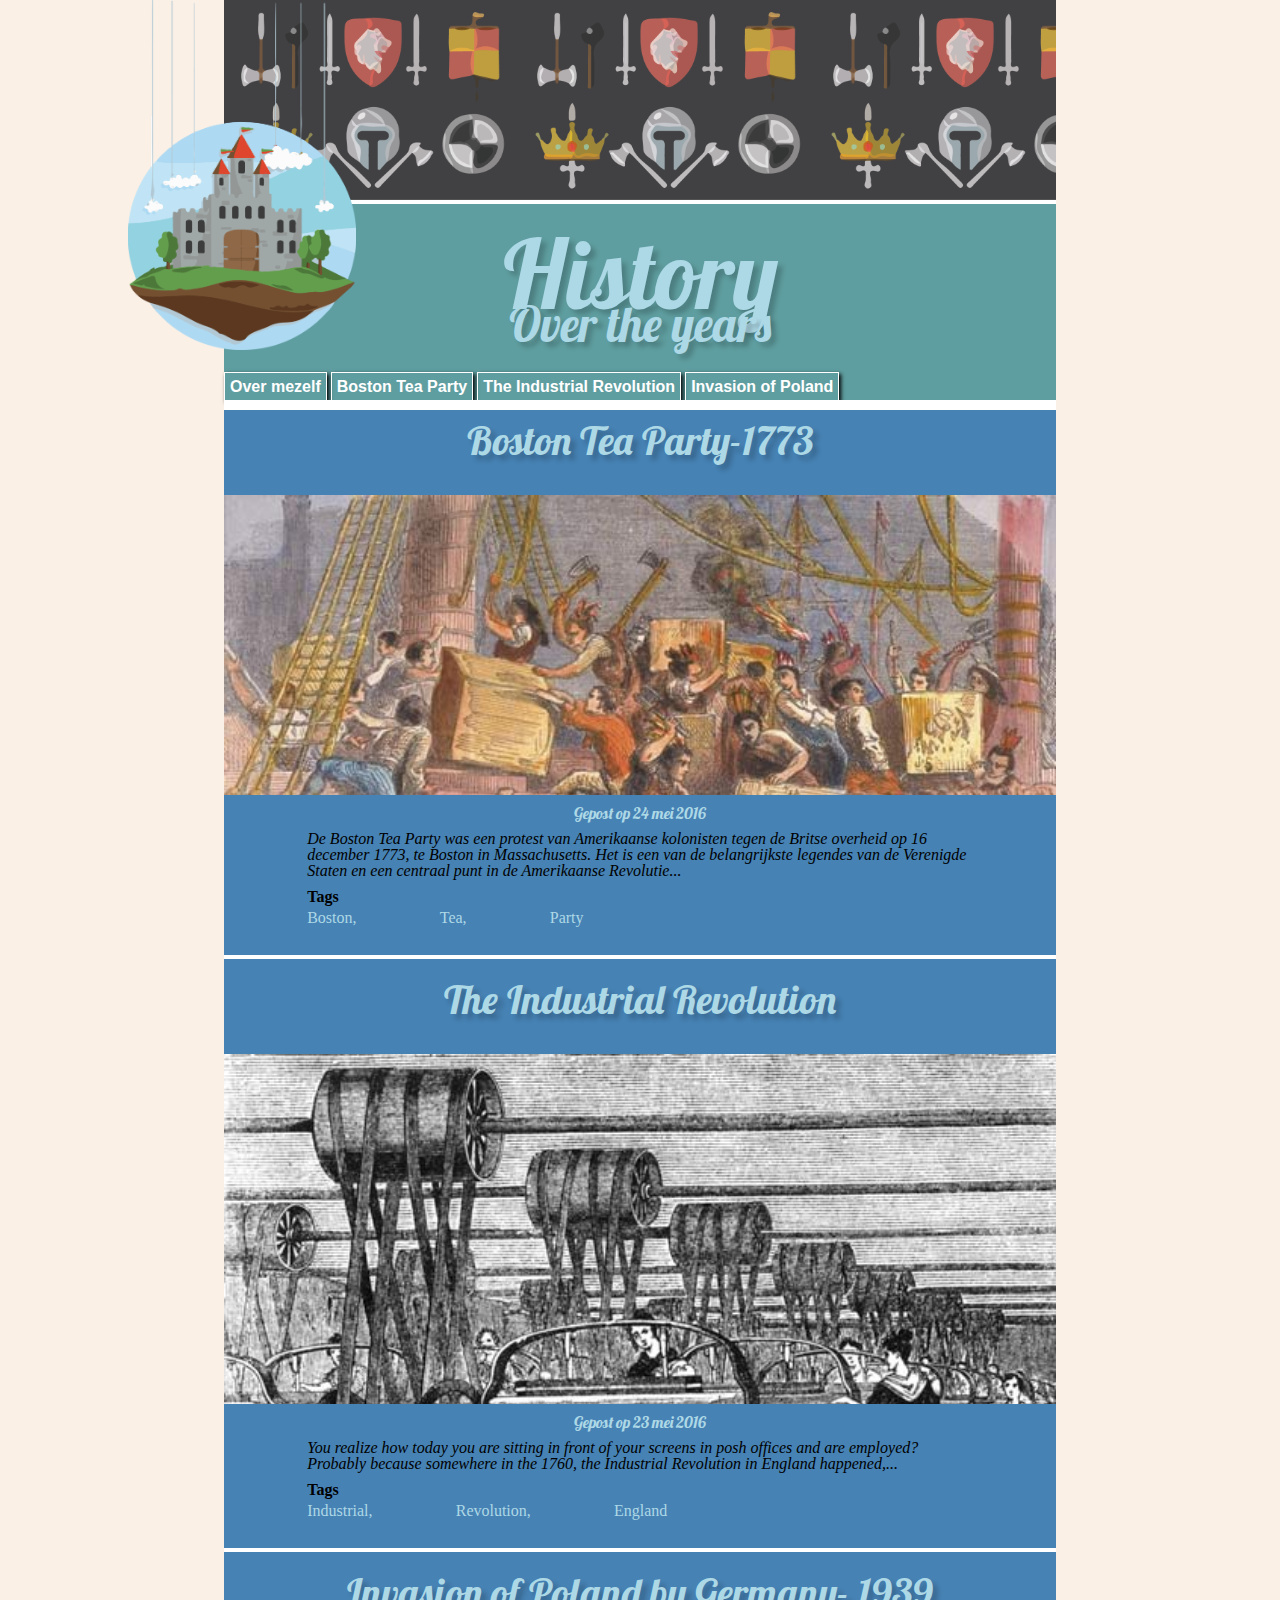
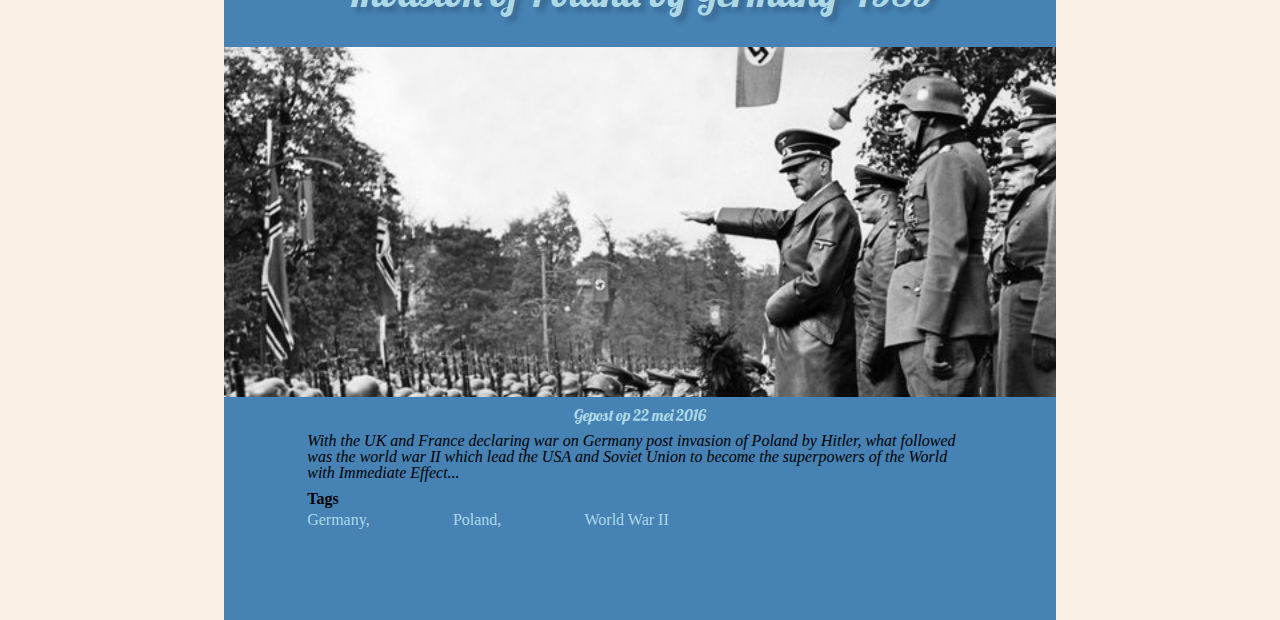
<file: index.html>
<!doctype html>
<html>
	<head>
		<title>History over the years</title>
		<link rel="stylesheet" type="text/css" href="reset.css">
		<link rel="stylesheet" type="text/css" href="home.css">
		<meta charset="utf-8">
		<link href='https://fonts.googleapis.com/css?family=Lobster' rel='stylesheet' type='text/css'>
	</head>
	<body>
    <!-- Hier komt je html-code -->
			<div class="kop"></div>

			<div class="header">
				<h1>History</h1>
				<h2>Over the years</h2>
				<hr class="hr1">
				<div class="nav">
					<a class="buttons" href="mezelf.html">Over mezelf</a>
					<a class="buttons" href="pagina1.html">Boston Tea Party</a>
					<a class="buttons" href="pagina2.html">The Industrial Revolution</a>
					<a class="buttons" href="pagina3.html">Invasion of Poland</a>
				</div>
			</div>

			<a href="index.html"><div class="kasteel"></div></a>

			<div class="hr2"></div>
			<div class="midden">
				<h3 class="post1">Boston Tea Party-1773</h3>
				<a href="pagina1.html"><div class="boston"></div></a>
				<h4>
					Gepost op 24 mei 2016
				</h4>
				<p>
					De Boston Tea Party was een protest van Amerikaanse kolonisten tegen de Britse overheid op 16 december 1773, te Boston in Massachusetts. Het is een van de belangrijkste legendes van de Verenigde Staten en een centraal punt in de Amerikaanse Revolutie...
				</p>
				<h5>Tags</h5><a class="tag" href="#">Boston,</a><a class="tag" href="#">Tea,</a><a class="tag" href="#">Party</a>

				<hr class="hr3">
				<h3 class="tir">The Industrial Revolution</h3>
				<a href="pagina2.html"><div class="ir"></div></a>
				<h4>
					Gepost op 23 mei 2016
				</h4>
				<p>
					You realize how today you are sitting in front of your screens in posh offices and are employed? Probably because somewhere in the 1760, the Industrial Revolution in England happened,...
				</p>
				<h5>Tags</h5><a class="tag" href="#">Industrial,</a><a class="tag" href="#">Revolution,</a><a class="tag" href="#">England</a>

				<hr class="hr3">
				<h3 class="tir">Invasion of Poland by Germany- 1939</h3>
				<a href="pagina3.html"><div class="hitler"></div></a>
				<h4>
					Gepost op 22 mei 2016
				</h4>
				<p>
 					With the UK and France declaring war on Germany post invasion of Poland by Hitler, what followed was the world war II which lead the USA and Soviet Union to become the superpowers of the World with Immediate Effect...
				</p>
				<h5>Tags</h5><a class="tag" href="#">Germany,</a><a class="tag" href="#">Poland,</a><a class="tag" href="#">World War II</a>
			</div>

		<script src="template.js"></script>
	</body>
</html>
</file>
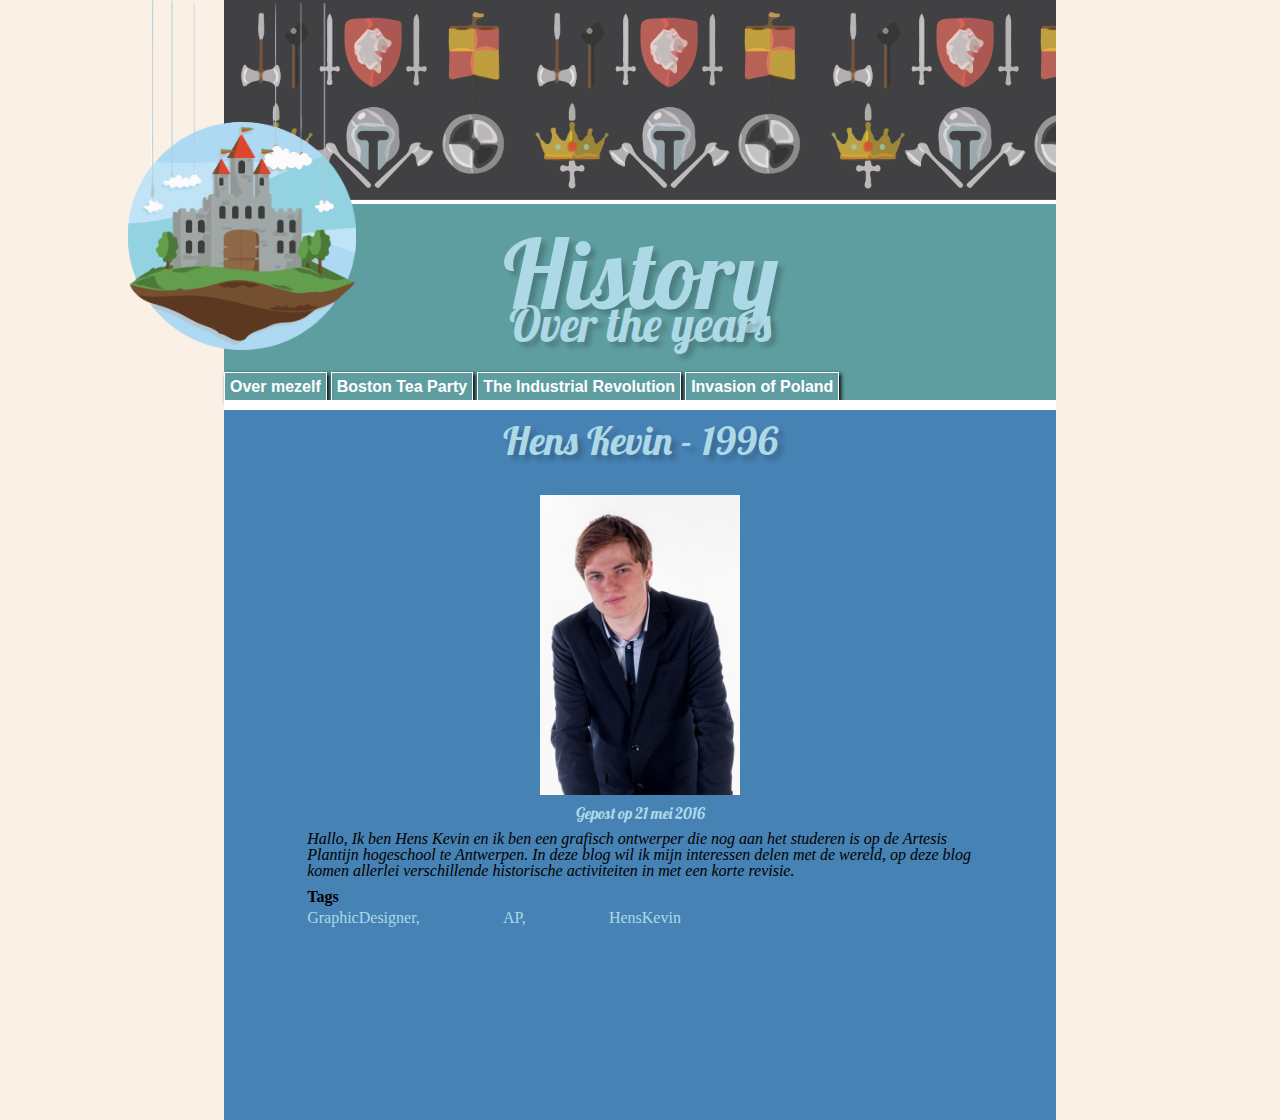
<file: mezelf.html>
<!doctype html>
<html>
	<head>
		<title>History over the years</title>
		<link rel="stylesheet" type="text/css" href="reset.css">
		<link rel="stylesheet" type="text/css" href="mezelf.css">
		<meta charset="utf-8">
		<link href='https://fonts.googleapis.com/css?family=Lobster' rel='stylesheet' type='text/css'>
	</head>
	<body>
    <!-- Hier komt je html-code -->
			<div class="kop"></div>

			<div class="header">
				<h1>History</h1>
				<h2>Over the years</h2>
				<hr class="hr1">
				<div class="nav">
					<a class="buttons" href="mezelf.html">Over mezelf</a>
					<a class="buttons" href="pagina1.html">Boston Tea Party</a>
					<a class="buttons" href="pagina2.html">The Industrial Revolution</a>
					<a class="buttons" href="pagina3.html">Invasion of Poland</a>
				</div>
			</div>

			<a href="index.html"><div class="kasteel"></div></a>

			<div class="hr2"></div>
			<div class="midden">
				<h3 class="post1">Hens Kevin - 1996</h3>
				<a href="#"><div class="mezelf"></div></a>
				<h4>
					Gepost op 21 mei 2016
				</h4>
				<p>
					Hallo, Ik ben Hens Kevin en ik ben een grafisch ontwerper die nog aan het studeren is op de Artesis Plantijn hogeschool te Antwerpen. In deze blog wil ik mijn interessen delen met de wereld, op deze blog komen allerlei verschillende historische activiteiten in met een korte revisie.
				</p>
				<h5>Tags</h5><a class="tag" href="#">GraphicDesigner,</a><a class="tag" href="#">AP,</a><a class="tag" href="#">HensKevin</a>
			</div>

		<script src="template.js"></script>
	</body>
</html>
</file>
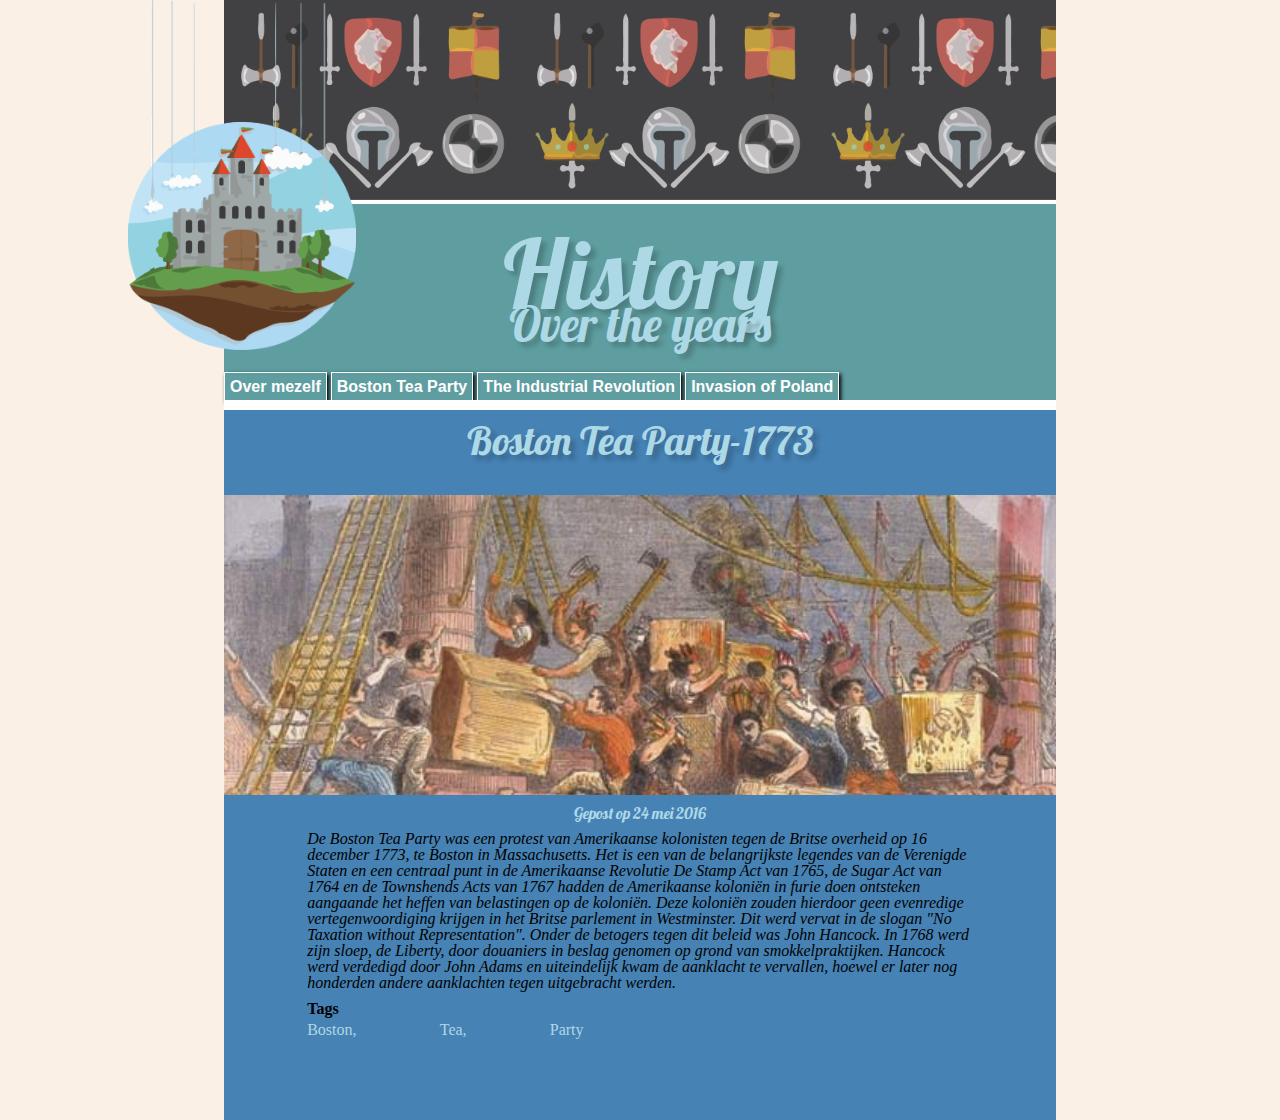
<file: pagina1.html>
<!doctype html>
<html>
	<head>
		<title>History over the years</title>
		<link rel="stylesheet" type="text/css" href="reset.css">
		<link rel="stylesheet" type="text/css" href="pagina1.css">
		<meta charset="utf-8">
		<link href='https://fonts.googleapis.com/css?family=Lobster' rel='stylesheet' type='text/css'>
	</head>
	<body>
    <!-- Hier komt je html-code -->
			<div class="kop"></div>

			<div class="header">
				<h1>History</h1>
				<h2>Over the years</h2>
				<hr class="hr1">
				<div class="nav">
					<a class="buttons" href="mezelf.html">Over mezelf</a>
					<a class="buttons" href="pagina1.html">Boston Tea Party</a>
					<a class="buttons" href="pagina2.html">The Industrial Revolution</a>
					<a class="buttons" href="pagina3.html">Invasion of Poland</a>
				</div>
			</div>

			<a href="index.html"><div class="kasteel"></div></a>

			<div class="hr2"></div>
			<div class="midden">
				<h3 class="post1">Boston Tea Party-1773</h3>
				<a href="pagina1.html"><div class="boston"></div></a>
				<h4>
					Gepost op 24 mei 2016
				</h4>
				<p>
					De Boston Tea Party was een protest van Amerikaanse kolonisten tegen de Britse overheid op 16 december 1773, te Boston in Massachusetts. Het is een van de belangrijkste legendes van de Verenigde Staten en een centraal punt in de Amerikaanse Revolutie De Stamp Act van 1765, de Sugar Act van 1764 en de Townshends Acts van 1767 hadden de Amerikaanse koloniën in furie doen ontsteken aangaande het heffen van belastingen op de koloniën. Deze koloniën zouden hierdoor geen evenredige vertegenwoordiging krijgen in het Britse parlement in Westminster. Dit werd vervat in de slogan "No Taxation without Representation". Onder de betogers tegen dit beleid was John Hancock. In 1768 werd zijn sloep, de Liberty, door douaniers in beslag genomen op grond van smokkelpraktijken. Hancock werd verdedigd door John Adams en uiteindelijk kwam de aanklacht te vervallen, hoewel er later nog honderden andere aanklachten tegen uitgebracht werden.
				</p>
				<h5>Tags</h5><a class="tag" href="#">Boston,</a><a class="tag" href="#">Tea,</a><a class="tag" href="#">Party</a>
			</div>

		<script src="template.js"></script>
	</body>
</html>
</file>
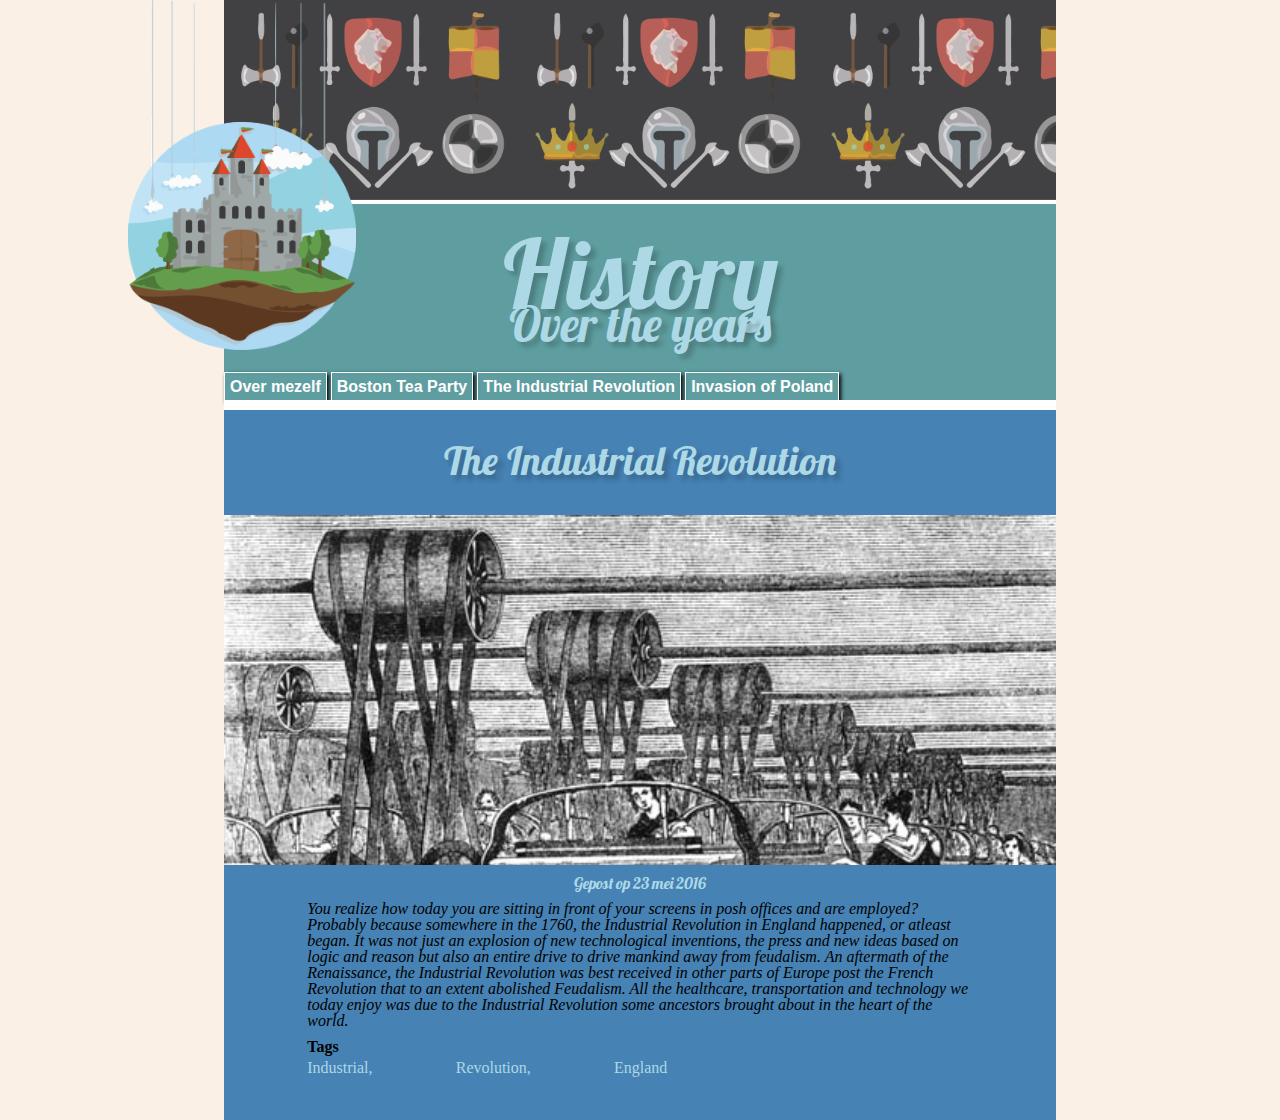
<file: pagina2.html>
<!doctype html>
<html>
	<head>
		<title>History over the years</title>
		<link rel="stylesheet" type="text/css" href="reset.css">
		<link rel="stylesheet" type="text/css" href="pagina2.css">
		<meta charset="utf-8">
		<link href='https://fonts.googleapis.com/css?family=Lobster' rel='stylesheet' type='text/css'>
	</head>
	<body>
    <!-- Hier komt je html-code -->
			<div class="kop"></div>

			<div class="header">
				<h1>History</h1>
				<h2>Over the years</h2>
				<hr class="hr1">
				<div class="nav">
					<a class="buttons" href="mezelf.html">Over mezelf</a>
					<a class="buttons" href="pagina1.html">Boston Tea Party</a>
					<a class="buttons" href="pagina2.html">The Industrial Revolution</a>
					<a class="buttons" href="pagina3.html">Invasion of Poland</a>
				</div>
			</div>

			<a href="index.html"><div class="kasteel"></div></a>

			<div class="hr2"></div>
			<div class="midden">
				<h3 class="tir">The Industrial Revolution</h3>
				<a href="pagina2.html"><div class="ir"></div></a>
				<h4>
					Gepost op 23 mei 2016
				</h4>
				<p>
					You realize how today you are sitting in front of your screens in posh offices and are employed? Probably because somewhere in the 1760, the Industrial Revolution in England happened, or atleast began. It was not just an explosion of new technological inventions, the press and new ideas based on logic and reason but also an entire drive to drive mankind away from feudalism. An aftermath of the Renaissance, the Industrial Revolution was best received in other parts of Europe post the French Revolution that to an extent abolished Feudalism. All the healthcare, transportation and technology we today enjoy was due to the Industrial Revolution some ancestors brought about in the heart of the world.
				</p>
				<h5>Tags</h5><a class="tag" href="#">Industrial,</a><a class="tag" href="#">Revolution,</a><a class="tag" href="#">England</a>
			</div>

		<script src="template.js"></script>
	</body>
</html>
</file>
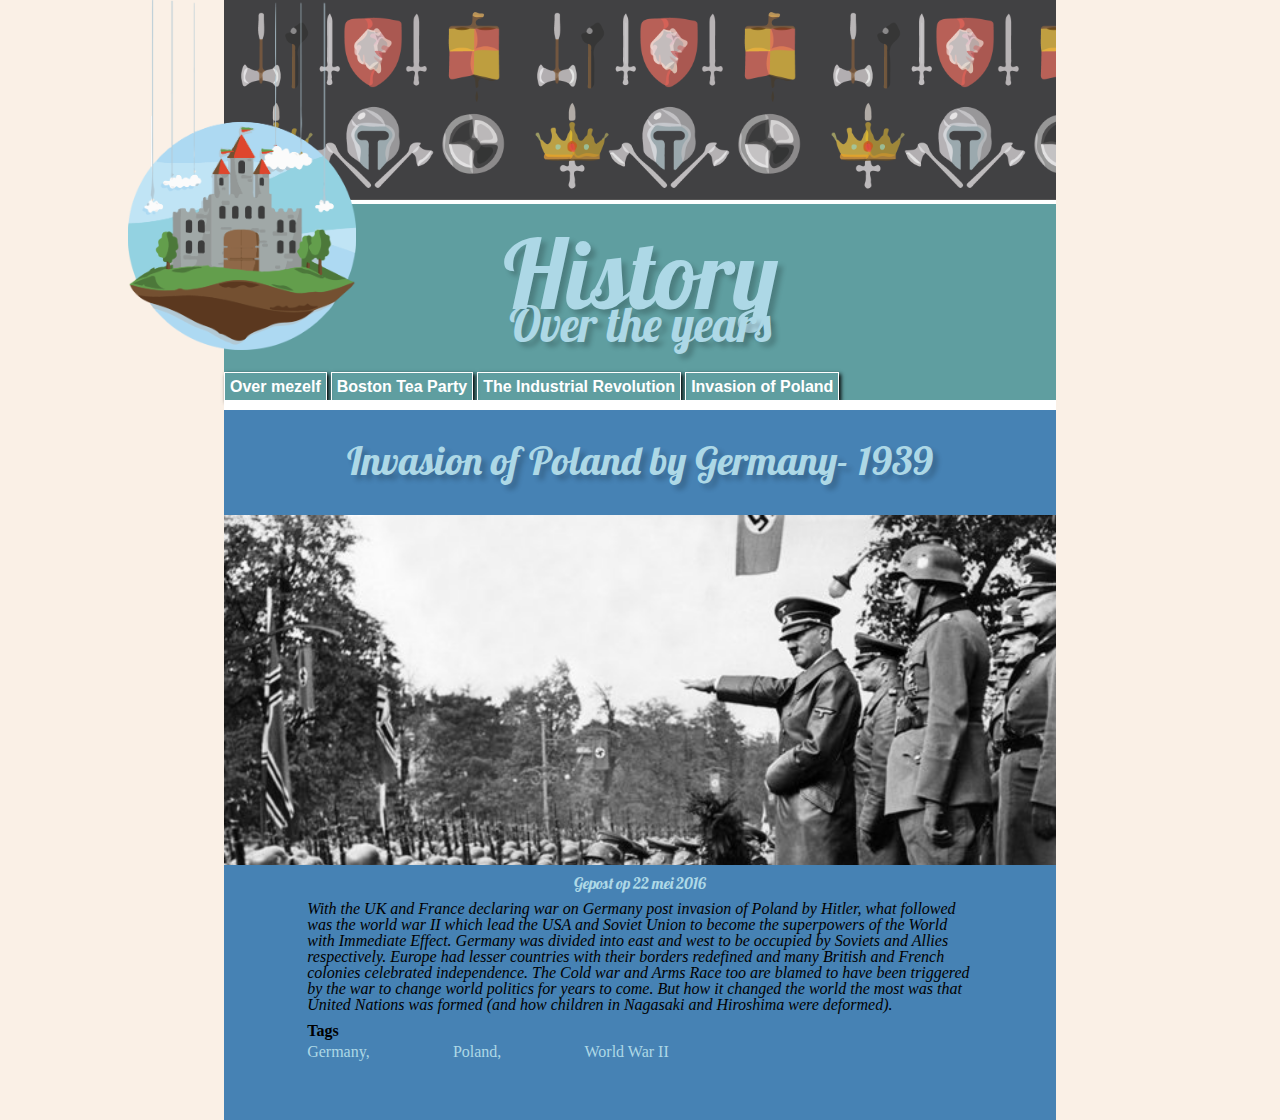
<file: pagina3.html>
<!doctype html>
<html>
	<head>
		<title>History over the years</title>
		<link rel="stylesheet" type="text/css" href="reset.css">
		<link rel="stylesheet" type="text/css" href="pagina3.css">
		<meta charset="utf-8">
		<link href='https://fonts.googleapis.com/css?family=Lobster' rel='stylesheet' type='text/css'>
	</head>
	<body>
    <!-- Hier komt je html-code -->
			<div class="kop"></div>

			<div class="header">
				<h1>History</h1>
				<h2>Over the years</h2>
				<hr class="hr1">
				<div class="nav">
					<a class="buttons" href="mezelf.html">Over mezelf</a>
					<a class="buttons" href="pagina1.html">Boston Tea Party</a>
					<a class="buttons" href="pagina2.html">The Industrial Revolution</a>
					<a class="buttons" href="pagina3.html">Invasion of Poland</a>
				</div>
			</div>

			<a href="index.html"><div class="kasteel"></div></a>

			<div class="hr2"></div>
			<div class="midden">
				<h3 class="tir">Invasion of Poland by Germany- 1939</h3>
				<a href="pagina3.html"><div class="hitler"></div></a>
				<h4>
					Gepost op 22 mei 2016
				</h4>
				<p>
 					With the UK and France declaring war on Germany post invasion of Poland by Hitler, what followed was the world war II which lead the USA and Soviet Union to become the superpowers of the World with Immediate Effect. Germany was divided into east and west to be occupied by Soviets and Allies respectively. Europe had lesser countries with their borders redefined and many British and French colonies celebrated independence. The Cold war and Arms Race too are blamed to have been triggered by the war to change world politics for years to come. But how it changed the world the most was that United Nations was formed (and how children in Nagasaki and Hiroshima were deformed).
				</p>
				<h5>Tags</h5><a class="tag" href="#">Germany,</a><a class="tag" href="#">Poland,</a><a class="tag" href="#">World War II</a>
			</div>

		<script src="template.js"></script>
	</body>
</html>
</file>
<file: home.css>
body{
  background-color: linen;
}

.kasteel{
  background-image: url(kasteel.png);
  background-size: contain;
  background-repeat: no-repeat;
  margin-left: 10%;
  width: 250px;
  height: 350px;
  margin-top: -400px;
  z-index: 30;
  animation: kasteeltje 5s linear infinite;
}

@media (max-width: 1000px){
  .nav{
    display: none;
  }
}

@keyframes kasteeltje{
  50%{
    transform: scale(1.08);
  }
}

@media (max-width: 800px){
  .kasteel{
    display: none;
  }
}

.kop{
  width: 65%;
  height: 200px;
  background-image: url(wapens.png);
  background-size: contain;
  margin-left: auto;
  margin-right: auto;
}

.header{
  width: 65%;
  height: 200px;
  background-color: cadetblue;
  margin-left: auto;
  margin-right: auto;
}

h1{
  font-size: 4.6em;
  width: 100%;
  height: 75px;
  text-align: center;
  color: lightblue;
  padding-top: 25px;
  font-family: 'Lobster', cursive;
  text-shadow: 5px 5px 5px rgba(0, 0, 0, 0.2);
}

h2{
  font-size: 2.0em;
  color: lightblue;
  text-align: center;
  width: 100%;
  height: 50px;
  font-family: 'Lobster', cursive;
  text-shadow: 5px 5px 5px rgba(0, 0, 0, 0.2);
}

@media (min-width: 1000px){
  h1{
    font-size: 6em;
  }

  h2{
    font-size: 3em;
  }
}

.hr1{
  color: white;
  margin-top: -150px;
  border: 2px solid white;
}

.nav{
  margin-top: 175px;
}

.buttons{
  color: white;
  text-decoration: none;
  font-family: sans-serif;
  font-weight: bold;
  padding: 5px;
  border: 1px solid white;
  box-shadow: 2px 2px 4px black;
}

.buttons:hover{
  background-color: white;
  color: black;
}


.midden{
  width: 65%;
  height: 2000px;
  margin: -10px auto;
  padding-top: 20px;
  background-color: steelblue;
}

@media (min-width: 300px){
  .midden{
    height: 2100px;
  }
}

@media (min-width: 400px){
  .midden{
    height: 2000px;
  }
}

@media (min-width: 500px){
  .midden{
    height: 2000px;
  }
}

@media (min-width: 600px){
  .midden{
    height: 2000px;
  }
}

@media (min-width: 800px){
  .midden{
    height: 1900px;
  }
}

@media (min-width: 1000px){
  .midden{
    height: 1800px;
  }
}

@media (min-width: 1600px){
  .midden{
    height: 1700px;
  }
}

.hr2{
  color: white;
  border-top: 10px solid white;
  margin-top: 50px;
  margin-left: auto;
  margin-right: auto;
  width: 65%;
  position: relative;
}

.boston{
  height: 300px;
  margin: 0px auto;
  background-image: url(boston.jpg);
  background-size: cover;
  background-repeat: no-repeat;
  display: block;
}

.boston:hover,.ir:hover,.hitler:hover{
  width: 105%;
  margin-left: -2.5%;
  box-shadow: 0px 0px 10px black;
}

h3{
  font-size: 2.5em;
  height: 75px;
  text-align: center;
  color: lightblue;
  font-family: 'Lobster', cursive;
  text-shadow: 5px 5px 5px rgba(0, 0, 0, 0.2);
}

h4{
  width: 60%;
  margin: 0px auto;
  text-align: center;
  font-family: 'Lobster', cursive;
  color: lightblue;
  margin-top: 10px;
}

p{
  width: 80%;
  margin: 10px auto;
  font-style: italic;
}

h5{
  width: 80%;
  margin: auto;
  font-weight: bold;
}

.tag{
  margin: auto;
  display: inline-block;
  text-decoration: none;
  color: lightblue;
  padding-top: 5px;
  float: left;
  padding-left: 10%;
}

.tag:hover{
  font-weight: bold;
}

.hr3{
  color: white;
  border: 2px solid white;
  margin-top: 50px;
}

.tir{
    margin-top: 20px;
}

.ir{
  background-image: url(ir.jpg);
  background-size: cover;
  width: 100%;
  height: 350px;
  margin-top: 0px auto;
}

.hitler{
  background-image: url(hitler.jpg);
  background-size: cover;
  width: 100%;
  height: 350px;
  margin-top: 0px auto;
}
</file>
<file: mezelf.css>
body{
  background-color: linen;
}

.kasteel{
  background-image: url(kasteel.png);
  background-size: contain;
  background-repeat: no-repeat;
  margin-left: 10%;
  width: 250px;
  height: 350px;
  margin-top: -400px;
  z-index: 30;
  animation: kasteeltje 5s linear infinite;
}

@keyframes kasteeltje{
  50%{
    transform: scale(1.08);
  }
}

@media (max-width: 800px){
  .kasteel{
    display: none;
  }
}

@media (max-width: 1000px){
  .nav{
    display: none;
  }
}

.kop{
  width: 65%;
  height: 200px;
  background-image: url(wapens.png);
  background-size: contain;
  margin-left: auto;
  margin-right: auto;
}

.header{
  width: 65%;
  height: 200px;
  background-color: cadetblue;
  margin-left: auto;
  margin-right: auto;
}

h1{
  font-size: 4.6em;
  width: 100%;
  height: 75px;
  text-align: center;
  color: lightblue;
  padding-top: 25px;
  font-family: 'Lobster', cursive;
  text-shadow: 5px 5px 5px rgba(0, 0, 0, 0.2);
}

h2{
  font-size: 2.0em;
  color: lightblue;
  text-align: center;
  width: 100%;
  height: 50px;
  font-family: 'Lobster', cursive;
  text-shadow: 5px 5px 5px rgba(0, 0, 0, 0.2);
}

@media (min-width: 1000px){
  h1{
    font-size: 6em;
  }

  h2{
    font-size: 3em;
  }
}

.hr1{
  color: white;
  margin-top: -150px;
  border: 2px solid white;
}

.nav{
  margin-top: 175px;
}

.buttons{
  color: white;
  text-decoration: none;
  font-family: sans-serif;
  font-weight: bold;
  padding: 5px;
  border: 1px solid white;
  box-shadow: 2px 2px 4px black;
}

.buttons:hover{
  background-color: white;
  color: black;
}


.midden{
  width: 65%;
  height: 700px;;
  margin: -10px auto;
  padding-top: 20px;
  background-color: steelblue;
}

@media (max-width: 600px){
  .midden{
    height: 800px;
  }
}

@media (max-width: 400px){
  .midden{
    height: 1300px;
  }
}
@media (max-width: 300px){
  .midden{
    height: 1500px;
  }
}

.hr2{
  color: white;
  border-top: 10px solid white;
  margin-top: 50px;
  margin-left: auto;
  margin-right: auto;
  width: 65%;
  position: relative;
}

.mezelf{
  height: 300px;
  width: 200px;
  margin: 0px auto;
  background-image: url(mezelf.jpg);
  background-size: contain;
}

.mezelf:hover,.ir:hover,.hitler:hover{
  width: 210px;
  background-size: cover;
  background-repeat: no-repeat;
  box-shadow: 0px 0px 10px black;
}

h3{
  font-size: 2.5em;
  height: 75px;
  text-align: center;
  color: lightblue;
  font-family: 'Lobster', cursive;
  text-shadow: 5px 5px 5px rgba(0, 0, 0, 0.2);
}

h4{
  width: 60%;
  margin: 0px auto;
  text-align: center;
  font-family: 'Lobster', cursive;
  color: lightblue;
  margin-top: 10px;
}

p{
  width: 80%;
  margin: 10px auto;
  font-style: italic;
}

h5{
  width: 80%;
  margin: auto;
  font-weight: bold;
}

.tag{
  margin: auto;
  display: inline-block;
  text-decoration: none;
  color: lightblue;
  padding-top: 5px;
  float: left;
  padding-left: 10%;
}

.tag:hover{
  font-weight: bold;
}

.hr3{
  color: white;
  border: 2px solid white;
  margin-top: 50px;
}

.tir{
    margin-top: 20px;
}

.ir{
  background-image: url(ir.jpg);
  background-size: cover;
  width: 100%;
  height: 350px;
  margin-top: 0px auto;
}

.hitler{
  background-image: url(hitler.jpg);
  background-size: cover;
  width: 100%;
  height: 350px;
  margin-top: 0px auto;
}
</file>
<file: pagina1.css>
body{
  background-color: linen;
}

.kasteel{
  background-image: url(kasteel.png);
  background-size: contain;
  background-repeat: no-repeat;
  margin-left: 10%;
  width: 250px;
  height: 350px;
  margin-top: -400px;
  z-index: 30;
}

@media (max-width: 800px){
  .kasteel{
    display: none;
  }
}

@media (max-width: 1000px){
  .nav{
    display: none;
  }
}

.kop{
  width: 65%;
  height: 200px;
  background-image: url(wapens.png);
  background-size: contain;
  margin-left: auto;
  margin-right: auto;
}

.header{
  width: 65%;
  height: 200px;
  background-color: cadetblue;
  margin-left: auto;
  margin-right: auto;
}

h1{
  font-size: 4.6em;
  width: 100%;
  height: 75px;
  text-align: center;
  color: lightblue;
  padding-top: 25px;
  font-family: 'Lobster', cursive;
  text-shadow: 5px 5px 5px rgba(0, 0, 0, 0.2);
}

h2{
  font-size: 2.0em;
  color: lightblue;
  text-align: center;
  width: 100%;
  height: 50px;
  font-family: 'Lobster', cursive;
  text-shadow: 5px 5px 5px rgba(0, 0, 0, 0.2);
}

@media (min-width: 1000px){
  h1{
    font-size: 6em;
  }

  h2{
    font-size: 3em;
  }
}

.hr1{
  color: white;
  margin-top: -150px;
  border: 2px solid white;
}

.nav{
  margin-top: 175px;
}

.buttons{
  color: white;
  text-decoration: none;
  font-family: sans-serif;
  font-weight: bold;
  padding: 5px;
  border: 1px solid white;
  box-shadow: 2px 2px 4px black;
}

@media (max-width: 700px){
  .buttons{
    display: none;
  }
}

.buttons:hover{
  background-color: white;
  color: black;
}


.midden{
  width: 65%;
  height: 700px;;
  margin: -10px auto;
  padding-top: 20px;
  background-color: steelblue;
}

@media (max-width: 600px){
  .midden{
    height: 800px;
  }
}

@media (max-width: 400px){
  .midden{
    height: 1300px;
  }
}
@media (max-width: 300px){
  .midden{
    height: 1500px;
  }
}

.hr2{
  color: white;
  border-top: 10px solid white;
  margin-top: 50px;
  margin-left: auto;
  margin-right: auto;
  width: 65%;
  position: relative;
}

.boston{
  height: 300px;
  margin: 0px auto;
  background-image: url(boston.jpg);
  background-size: cover;
  background-repeat: no-repeat;
  display: block;
}

.boston:hover{
  width: 105%;
  margin-left: -2.5%;
  box-shadow: 0px 0px 10px black;
}

h3{
  font-size: 2.5em;
  height: 75px;
  text-align: center;
  color: lightblue;
  font-family: 'Lobster', cursive;
  text-shadow: 5px 5px 5px rgba(0, 0, 0, 0.2);
}

h4{
  width: 60%;
  margin: 0px auto;
  text-align: center;
  font-family: 'Lobster', cursive;
  color: lightblue;
  margin-top: 10px;
}

p{
  width: 80%;
  margin: 10px auto;
  font-style: italic;
}

h5{
  width: 80%;
  margin: auto;
  font-weight: bold;
}

.tag{
  margin: auto;
  display: inline-block;
  text-decoration: none;
  color: lightblue;
  padding-top: 5px;
  float: left;
  padding-left: 10%;
}

.tag:hover{
  font-weight: bold;
}
</file>
<file: pagina2.css>
body{
  background-color: linen;
}

@media (max-width: 1000px){
  .nav{
    display: none;
  }
}

.kasteel{
  background-image: url(kasteel.png);
  background-size: contain;
  background-repeat: no-repeat;
  margin-left: 10%;
  width: 250px;
  height: 350px;
  margin-top: -400px;
  z-index: 30;
  animation: kasteeltje 5s linear infinite;
}

@keyframes kasteeltje{
  50%{
    transform: scale(1.08);
  }
}

@media (max-width: 800px){
  .kasteel{
    display: none;
  }
}

.kop{
  width: 65%;
  height: 200px;
  background-image: url(wapens.png);
  background-size: contain;
  margin-left: auto;
  margin-right: auto;
}

.header{
  width: 65%;
  height: 200px;
  background-color: cadetblue;
  margin-left: auto;
  margin-right: auto;
}

h1{
  font-size: 4.6em;
  width: 100%;
  height: 75px;
  text-align: center;
  color: lightblue;
  padding-top: 25px;
  font-family: 'Lobster', cursive;
  text-shadow: 5px 5px 5px rgba(0, 0, 0, 0.2);
}

h2{
  font-size: 2.0em;
  color: lightblue;
  text-align: center;
  width: 100%;
  height: 50px;
  font-family: 'Lobster', cursive;
  text-shadow: 5px 5px 5px rgba(0, 0, 0, 0.2);
}

@media (min-width: 1000px){
  h1{
    font-size: 6em;
  }

  h2{
    font-size: 3em;
  }
}

.hr1{
  color: white;
  margin-top: -150px;
  border: 2px solid white;
}

.nav{
  margin-top: 175px;
}

.buttons{
  color: white;
  text-decoration: none;
  font-family: sans-serif;
  font-weight: bold;
  padding: 5px;
  border: 1px solid white;
  box-shadow: 2px 2px 4px black;
}

.buttons:hover{
  background-color: white;
  color: black;
}


.midden{
  width: 65%;
  height: 700px;;
  margin: -10px auto;
  padding-top: 20px;
  background-color: steelblue;
}

@media (max-width: 600px){
  .midden{
    height: 800px;
  }
}

@media (max-width: 400px){
  .midden{
    height: 1300px;
  }
}
@media (max-width: 300px){
  .midden{
    height: 1500px;
  }
}

.hr2{
  color: white;
  border-top: 10px solid white;
  margin-top: 50px;
  margin-left: auto;
  margin-right: auto;
  width: 65%;
  position: relative;
}

.boston{
  height: 300px;
  margin: 0px auto;
  background-image: url(boston.jpg);
  background-size: cover;
  background-repeat: no-repeat;
  display: block;
}

.boston:hover,.ir:hover,.hitler:hover{
  width: 105%;
  margin-left: -2.5%;
  box-shadow: 0px 0px 10px black;
}

h3{
  font-size: 2.5em;
  height: 75px;
  text-align: center;
  color: lightblue;
  font-family: 'Lobster', cursive;
  text-shadow: 5px 5px 5px rgba(0, 0, 0, 0.2);
}

h4{
  width: 60%;
  margin: 0px auto;
  text-align: center;
  font-family: 'Lobster', cursive;
  color: lightblue;
  margin-top: 10px;
}

p{
  width: 80%;
  margin: 10px auto;
  font-style: italic;
}

h5{
  width: 80%;
  margin: auto;
  font-weight: bold;
}

.tag{
  margin: auto;
  display: inline-block;
  text-decoration: none;
  color: lightblue;
  padding-top: 5px;
  float: left;
  padding-left: 10%;
}

.tag:hover{
  font-weight: bold;
}

.hr3{
  color: white;
  border: 2px solid white;
  margin-top: 50px;
}

.tir{
    margin-top: 20px;
}

.ir{
  background-image: url(ir.jpg);
  background-size: cover;
  width: 100%;
  height: 350px;
  margin-top: 0px auto;
}

.hitler{
  background-image: url(hitler.jpg);
  background-size: cover;
  width: 100%;
  height: 350px;
  margin-top: 0px auto;
}
</file>
<file: pagina3.css>
body{
  background-color: linen;
}

.kasteel{
  background-image: url(kasteel.png);
  background-size: contain;
  background-repeat: no-repeat;
  margin-left: 10%;
  width: 250px;
  height: 350px;
  margin-top: -400px;
  z-index: 30;
  animation: kasteeltje 5s linear infinite;
}

@keyframes kasteeltje{
  50%{
    transform: scale(1.08);
  }
}

@media (max-width: 800px){
  .kasteel{
    display: none;
  }
}

.kop{
  width: 65%;
  height: 200px;
  background-image: url(wapens.png);
  background-size: contain;
  margin-left: auto;
  margin-right: auto;
}

.header{
  width: 65%;
  height: 200px;
  background-color: cadetblue;
  margin-left: auto;
  margin-right: auto;
}

h1{
  font-size: 4.6em;
  width: 100%;
  height: 75px;
  text-align: center;
  color: lightblue;
  padding-top: 25px;
  font-family: 'Lobster', cursive;
  text-shadow: 5px 5px 5px rgba(0, 0, 0, 0.2);
}

h2{
  font-size: 2.0em;
  color: lightblue;
  text-align: center;
  width: 100%;
  height: 50px;
  font-family: 'Lobster', cursive;
  text-shadow: 5px 5px 5px rgba(0, 0, 0, 0.2);
}

@media (min-width: 1000px){
  h1{
    font-size: 6em;
  }

  h2{
    font-size: 3em;
  }
}

.hr1{
  color: white;
  margin-top: -150px;
  border: 2px solid white;
}

.nav{
  margin-top: 175px;
}

@media (max-width: 1000px){
  .nav{
    display: none;
  }
}

.buttons{
  color: white;
  text-decoration: none;
  font-family: sans-serif;
  font-weight: bold;
  padding: 5px;
  border: 1px solid white;
  box-shadow: 2px 2px 4px black;
}

.buttons:hover{
  background-color: white;
  color: black;
}

.midden{
  width: 65%;
  height: 700px;
  margin: -10px auto;
  padding-top: 20px;
  background-color: steelblue;
}

@media (max-width: 600px){
  .midden{
    height: 800px;
  }
}

@media (max-width: 400px){
  .midden{
    height: 1300px;
  }
}
@media (max-width: 300px){
  .midden{
    height: 1500px;
  }
}

.hr2{
  color: white;
  border-top: 10px solid white;
  margin-top: 50px;
  margin-left: auto;
  margin-right: auto;
  width: 65%;
  position: relative;
}

.boston{
  height: 300px;
  margin: 0px auto;
  background-image: url(boston.jpg);
  background-size: cover;
  background-repeat: no-repeat;
  display: block;
}

.boston:hover,.ir:hover,.hitler:hover{
  width: 105%;
  margin-left: -2.5%;
  box-shadow: 0px 0px 10px black;
}

h3{
  font-size: 2.5em;
  height: 75px;
  text-align: center;
  color: lightblue;
  font-family: 'Lobster', cursive;
  text-shadow: 5px 5px 5px rgba(0, 0, 0, 0.2);
}

h4{
  width: 60%;
  margin: 0px auto;
  text-align: center;
  font-family: 'Lobster', cursive;
  color: lightblue;
  margin-top: 10px;
}

p{
  width: 80%;
  margin: 10px auto;
  font-style: italic;
}

h5{
  width: 80%;
  margin: auto;
  font-weight: bold;
}

.tag{
  margin: auto;
  display: inline-block;
  text-decoration: none;
  color: lightblue;
  padding-top: 5px;
  float: left;
  padding-left: 10%;
}

.tag:hover{
  font-weight: bold;
}

.hr3{
  color: white;
  border: 2px solid white;
  margin-top: 50px;
}

.tir{
    margin-top: 20px;
}

.ir{
  background-image: url(ir.jpg);
  background-size: cover;
  width: 100%;
  height: 350px;
  margin-top: 0px auto;
}

.hitler{
  background-image: url(hitler.jpg);
  background-size: cover;
  width: 100%;
  height: 350px;
  margin-top: 0px auto;
}
</file>
